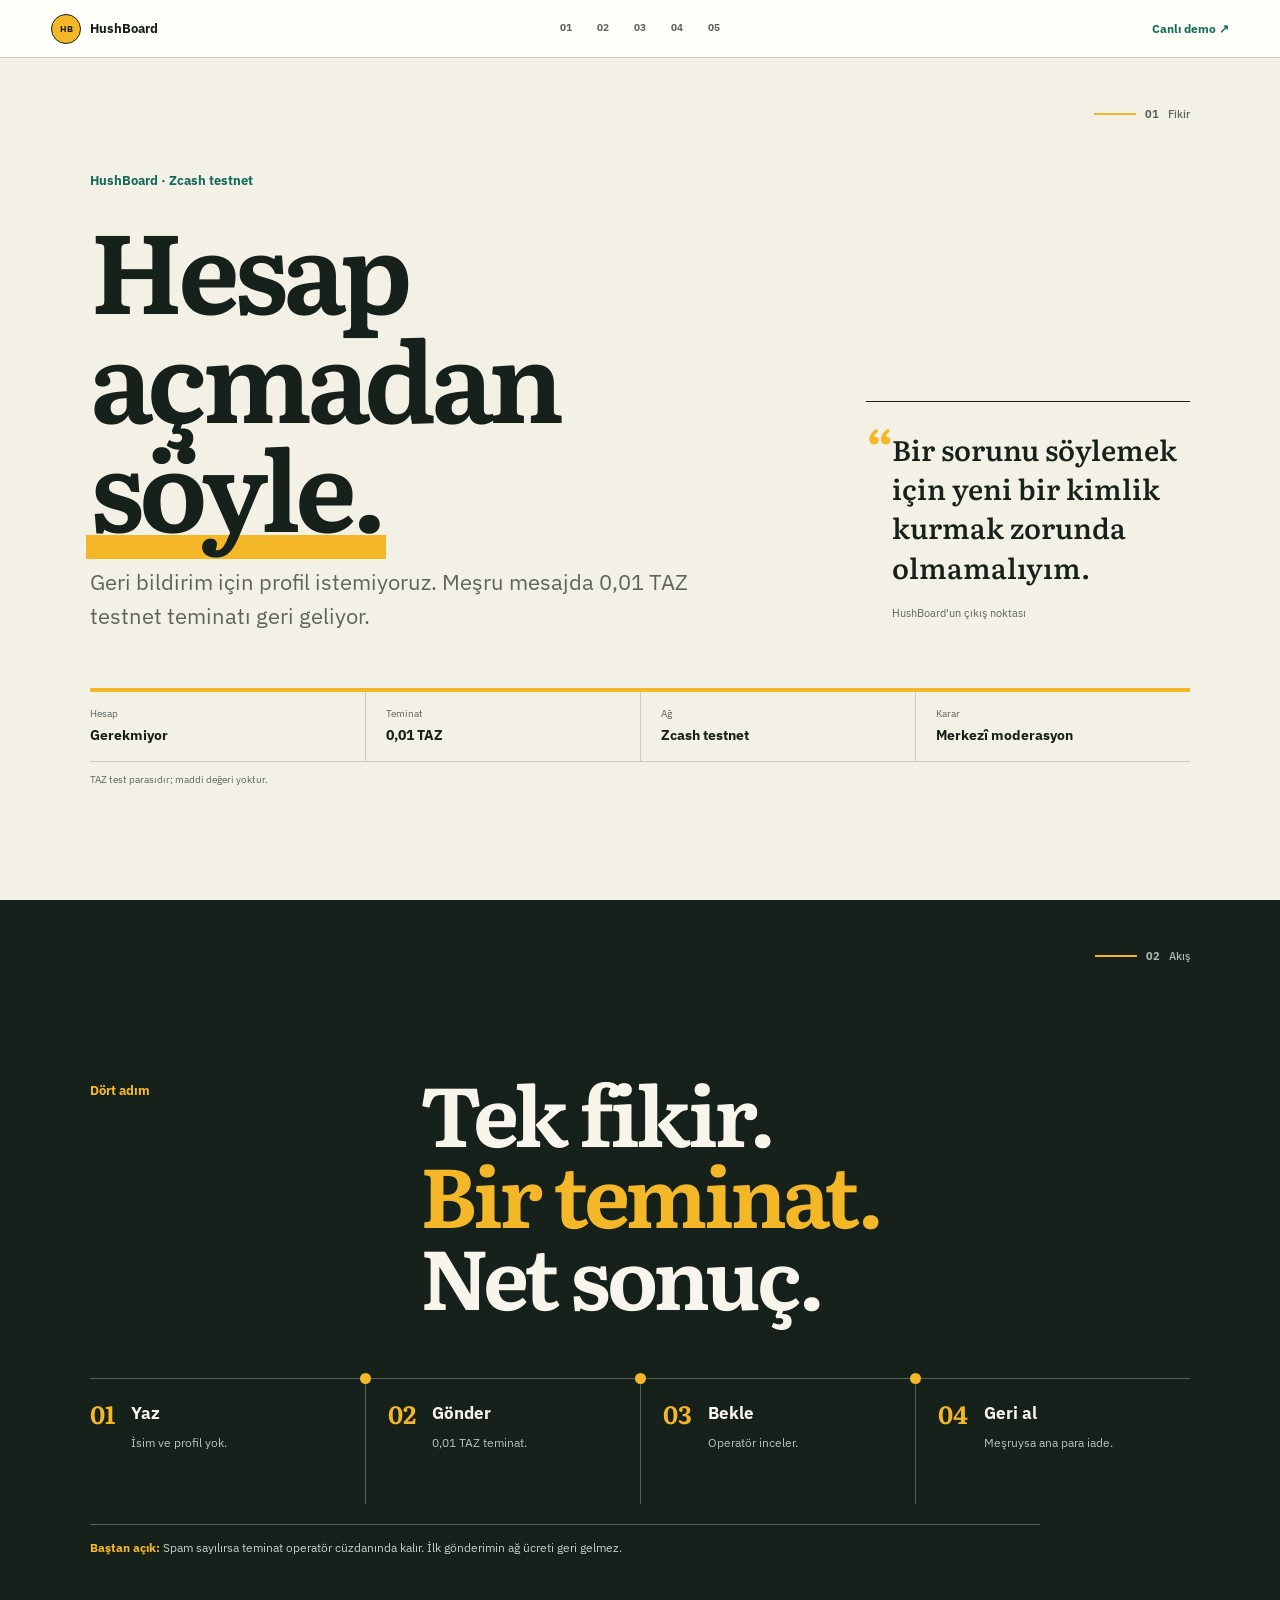
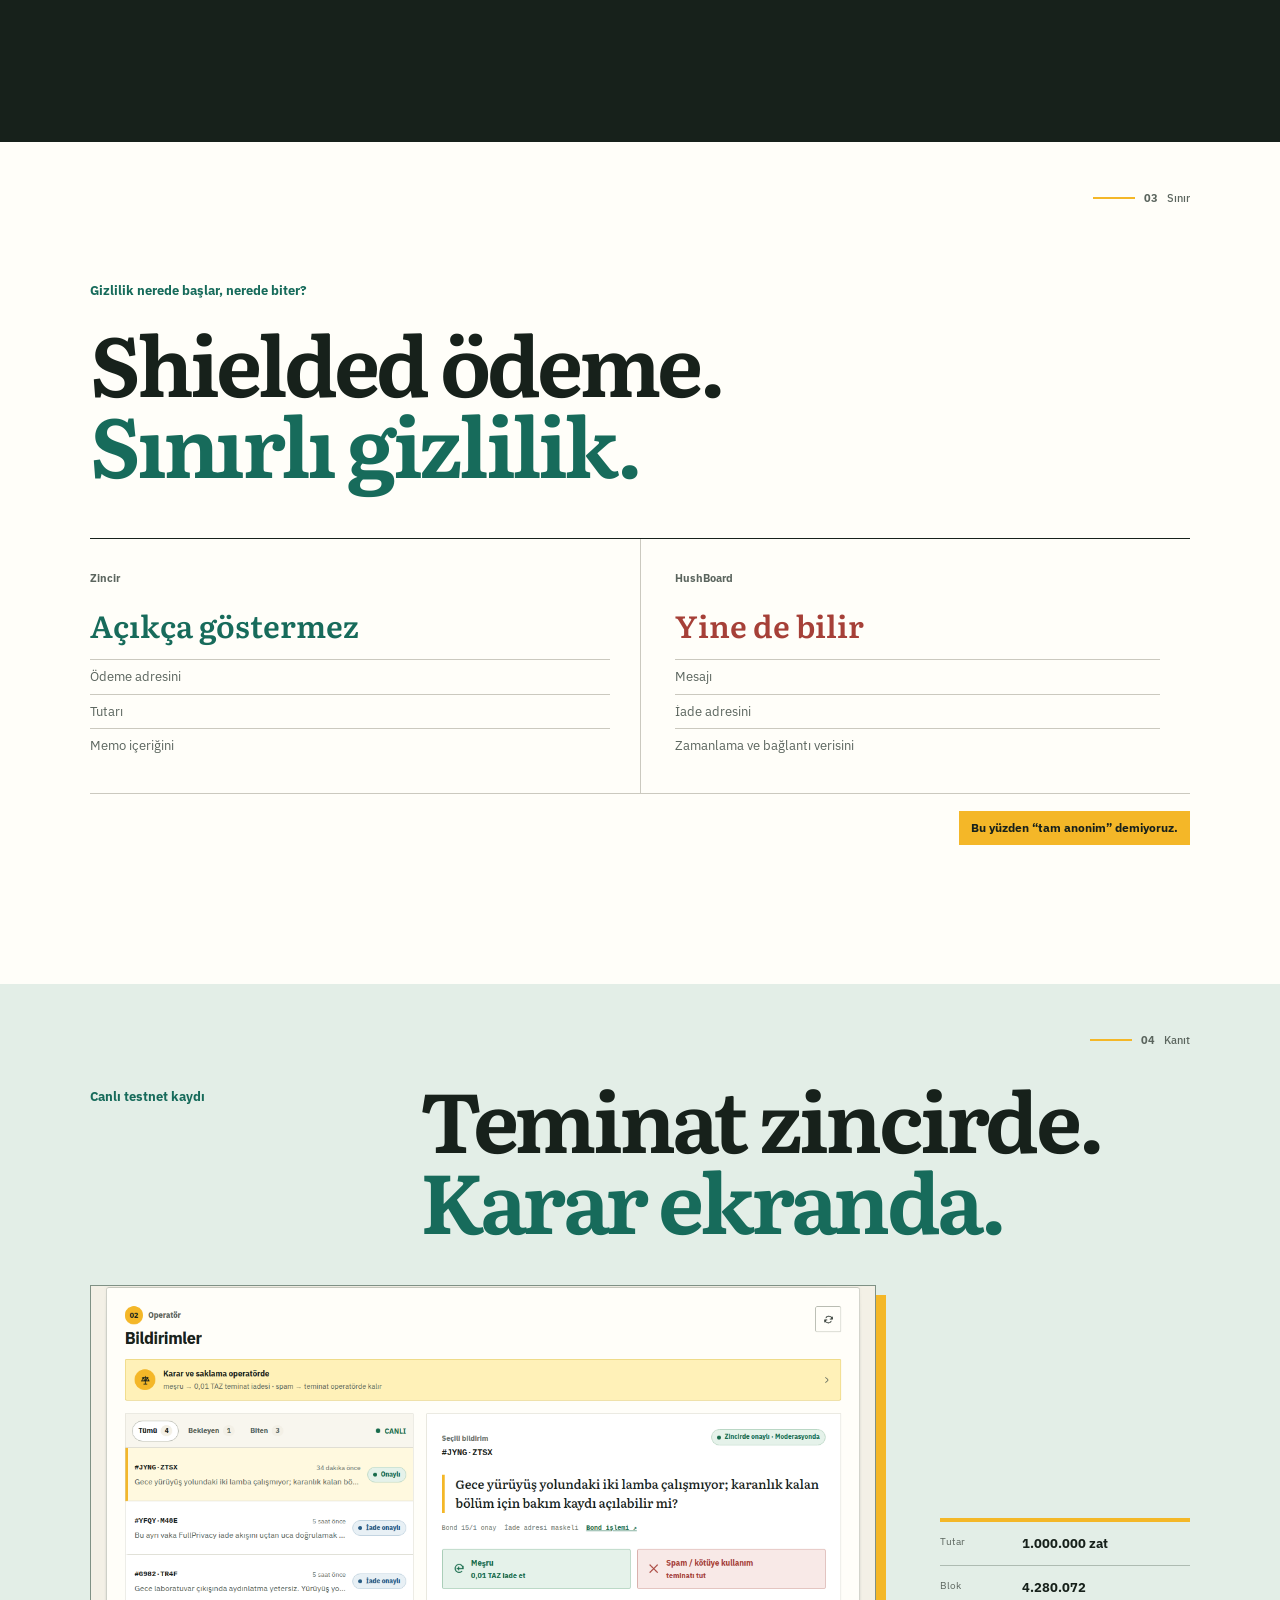
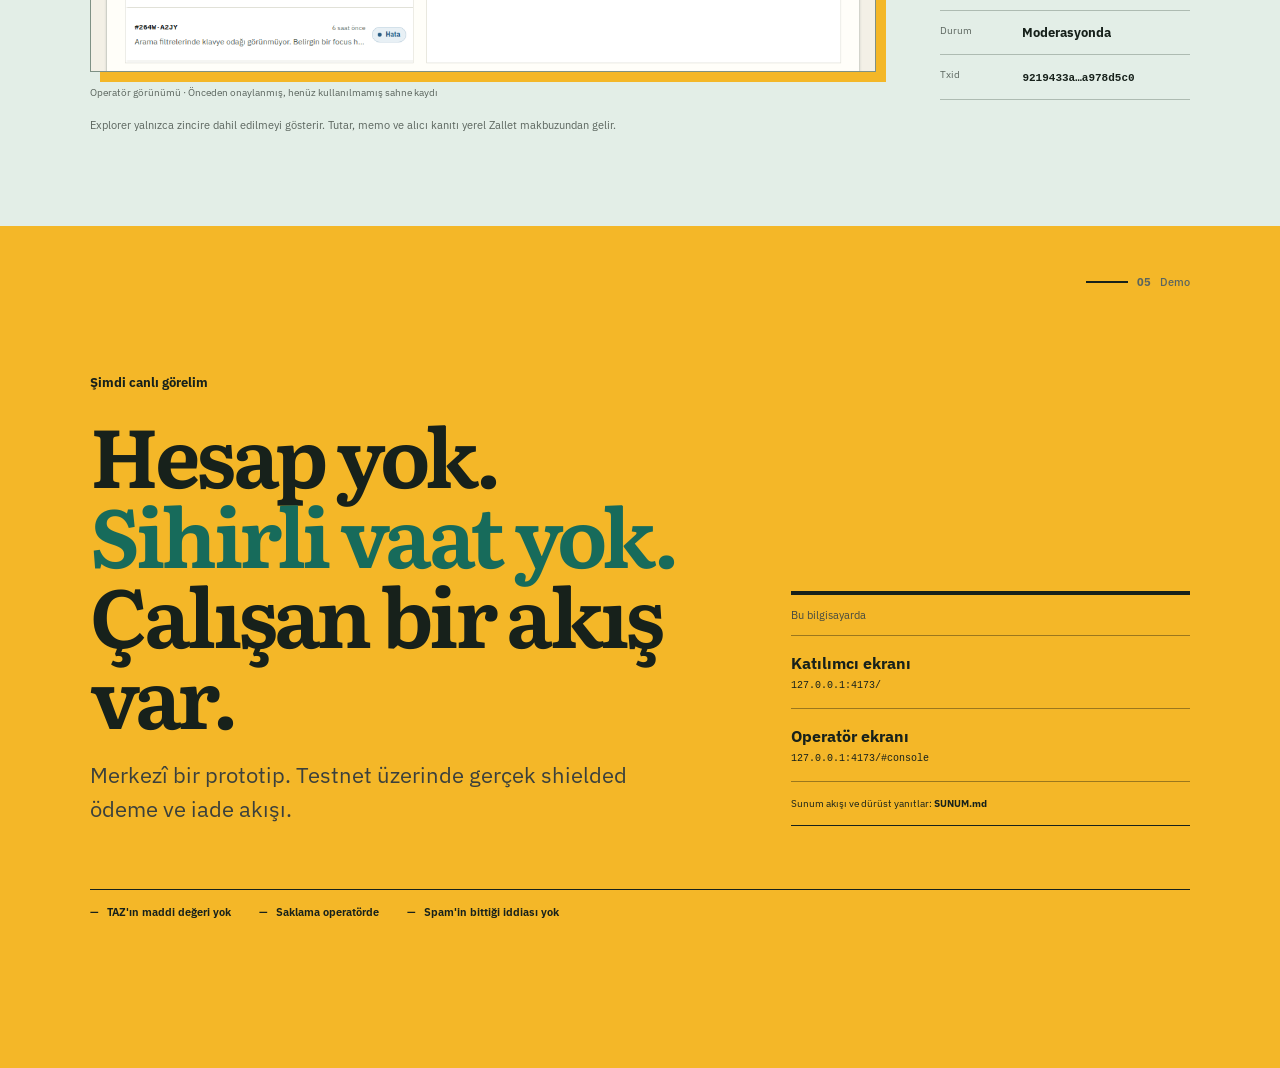
<file: static/deck.html>
<!doctype html>
<html lang="tr">
<head>
  <meta charset="utf-8">
  <meta name="viewport" content="width=device-width,initial-scale=1">
  <meta name="description" content="HushBoard Zcash testnet demosunun beş slaytlık Türkçe sunumu.">
  <meta name="theme-color" content="#f3f0e6">
  <meta name="color-scheme" content="light">
  <title>HushBoard — Türkçe sunum</title>
  <link rel="stylesheet" href="/static/deck.css">
</head>
<body>
  <nav aria-label="Slaytlar">
    <a class="deck-brand" href="#s1" aria-label="İlk slayt"><span>HB</span> HushBoard</a>
    <div class="deck-pages">
      <a href="#s1" aria-label="Slayt 1">01</a><a href="#s2" aria-label="Slayt 2">02</a><a href="#s3" aria-label="Slayt 3">03</a><a href="#s4" aria-label="Slayt 4">04</a><a href="#s5" aria-label="Slayt 5">05</a>
    </div>
    <a class="demo" href="/">Canlı demo <span aria-hidden="true">↗</span></a>
  </nav>

  <main>
    <section id="s1" class="slide opening">
      <div class="folio">01 <span>Fikir</span></div>
      <div class="opening-grid">
        <div>
          <p class="kicker">HushBoard · Zcash testnet</p>
          <h1>Hesap açmadan<br><em>söyle.</em></h1>
          <p class="lead">Geri bildirim için profil istemiyoruz. Meşru mesajda 0,01 TAZ testnet teminatı geri geliyor.</p>
        </div>
        <blockquote>
          <span aria-hidden="true">“</span>
          <p>Bir sorunu söylemek için yeni bir kimlik kurmak zorunda olmamalıyım.</p>
          <small>HushBoard'un çıkış noktası</small>
        </blockquote>
      </div>
      <dl class="receipt-strip">
        <div><dt>Hesap</dt><dd>Gerekmiyor</dd></div>
        <div><dt>Teminat</dt><dd>0,01 TAZ</dd></div>
        <div><dt>Ağ</dt><dd>Zcash testnet</dd></div>
        <div><dt>Karar</dt><dd>Merkezî moderasyon</dd></div>
      </dl>
      <p class="slide-note">TAZ test parasıdır; maddi değeri yoktur.</p>
    </section>

    <section id="s2" class="slide process">
      <div class="folio">02 <span>Akış</span></div>
      <div class="process-heading">
        <p class="kicker">Dört adım</p>
        <h2>Tek fikir.<br><em>Bir teminat.</em><br>Net sonuç.</h2>
      </div>
      <ol class="flow">
        <li><span>01</span><div><b>Yaz</b><small>İsim ve profil yok.</small></div></li>
        <li><span>02</span><div><b>Gönder</b><small>0,01 TAZ teminat.</small></div></li>
        <li><span>03</span><div><b>Bekle</b><small>Operatör inceler.</small></div></li>
        <li><span>04</span><div><b>Geri al</b><small>Meşruysa ana para iade.</small></div></li>
      </ol>
      <p class="callout"><b>Baştan açık:</b> Spam sayılırsa teminat operatör cüzdanında kalır. İlk gönderimin ağ ücreti geri gelmez.</p>
    </section>

    <section id="s3" class="slide privacy">
      <div class="folio">03 <span>Sınır</span></div>
      <p class="kicker">Gizlilik nerede başlar, nerede biter?</p>
      <h2>Shielded ödeme.<br><em>Sınırlı gizlilik.</em></h2>
      <div class="privacy-split">
        <article>
          <span class="side-label">Zincir</span>
          <h3>Açıkça göstermez</h3>
          <ul><li>Ödeme adresini</li><li>Tutarı</li><li>Memo içeriğini</li></ul>
        </article>
        <article>
          <span class="side-label">HushBoard</span>
          <h3>Yine de bilir</h3>
          <ul><li>Mesajı</li><li>İade adresini</li><li>Zamanlama ve bağlantı verisini</li></ul>
        </article>
      </div>
      <p class="plain-truth">Bu yüzden “tam anonim” demiyoruz.</p>
    </section>

    <section id="s4" class="slide evidence">
      <div class="folio">04 <span>Kanıt</span></div>
      <div class="evidence-heading">
        <p class="kicker">Canlı testnet kaydı</p>
        <h2>Teminat zincirde.<br><em>Karar ekranda.</em></h2>
      </div>
      <div class="evidence-layout">
        <figure class="product-shot">
          <img src="/static/hushboard-proof.png" alt="HushBoard operatör ekranında zincirde onaylı sahne bildirimi">
          <figcaption>Operatör görünümü · Önceden onaylanmış, henüz kullanılmamış sahne kaydı</figcaption>
        </figure>
        <dl class="evidence-list">
          <div><dt>Tutar</dt><dd>1.000.000 zat</dd></div>
          <div><dt>Blok</dt><dd>4.280.072</dd></div>
          <div><dt>Durum</dt><dd>Moderasyonda</dd></div>
          <div><dt>Txid</dt><dd><code>9219433a…a978d5c0</code></dd></div>
        </dl>
      </div>
      <p class="evidence-note">Explorer yalnızca zincire dahil edilmeyi gösterir. Tutar, memo ve alıcı kanıtı yerel Zallet makbuzundan gelir.</p>
    </section>

    <section id="s5" class="slide closing">
      <div class="folio">05 <span>Demo</span></div>
      <div class="closing-grid">
        <div>
          <p class="kicker">Şimdi canlı görelim</p>
          <h2>Hesap yok.<br><em>Sihirli vaat yok.</em><br>Çalışan bir akış var.</h2>
          <p class="lead">Merkezî bir prototip. Testnet üzerinde gerçek shielded ödeme ve iade akışı.</p>
        </div>
        <div class="demo-card">
          <p>Bu bilgisayarda</p>
          <a href="/">Katılımcı ekranı <span>127.0.0.1:4173/</span></a>
          <a href="/#console">Operatör ekranı <span>127.0.0.1:4173/#console</span></a>
          <small>Sunum akışı ve dürüst yanıtlar: <b>SUNUM.md</b></small>
        </div>
      </div>
      <div class="limits">
        <span>TAZ'ın maddi değeri yok</span>
        <span>Saklama operatörde</span>
        <span>Spam'in bittiği iddiası yok</span>
      </div>
    </section>
  </main>
</body>
</html>
</file>
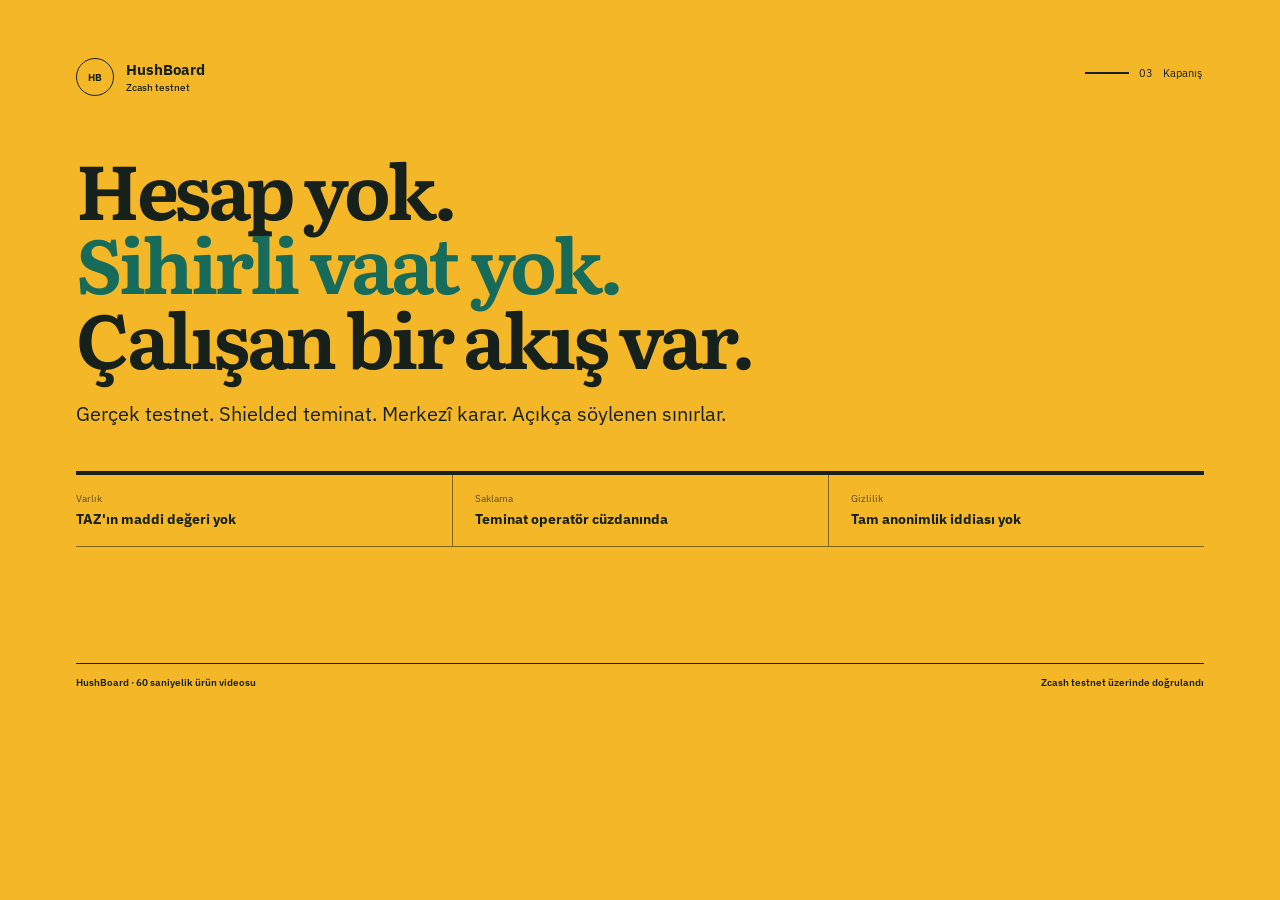
<file: VIDEO_PAKETI/source/03-closing.html>
<!doctype html>
<html lang="tr">
<head>
<meta charset="utf-8">
<meta name="viewport" content="width=device-width,initial-scale=1">
<style>
@font-face{font-family:Literata;src:url("../../static/fonts/literata-latin-ext.woff2") format("woff2-variations");font-weight:200 900;font-style:normal}
@font-face{font-family:Literata;src:url("../../static/fonts/literata-latin.woff2") format("woff2-variations");font-weight:200 900;font-style:normal}
@font-face{font-family:Plex;src:url("../../static/fonts/ibm-plex-sans-latin-ext.woff2") format("woff2-variations");font-weight:100 700;font-style:normal}
@font-face{font-family:Plex;src:url("../../static/fonts/ibm-plex-sans-latin.woff2") format("woff2-variations");font-weight:100 700;font-style:normal}
*{box-sizing:border-box}html,body{width:1280px;height:720px;margin:0;overflow:hidden}body{position:relative;padding:58px 76px 48px;color:#17211b;background:#f4b728;font-family:Plex,sans-serif;-webkit-font-smoothing:antialiased}.brand{display:flex;align-items:center;gap:12px;font-size:15px;font-weight:700}.brand i{width:38px;height:38px;display:grid;place-items:center;border:1px solid #17211b;border-radius:50%;font-style:normal;font-size:10px}.brand small{display:block;margin-top:2px;font-size:10px;font-weight:500}.folio{position:absolute;top:66px;right:78px;display:flex;align-items:center;gap:10px;font-size:11px}.folio:before{width:44px;height:2px;content:"";background:#17211b}h1{margin:54px 0 0;max-width:930px;font:650 76px/.98 Literata,serif;letter-spacing:-.045em}h1 em{color:#176b5b;font-style:normal}.lead{max-width:820px;margin:26px 0 0;font-size:20px;line-height:1.45}.rule{height:4px;margin-top:43px;background:#17211b}.limits{display:grid;grid-template-columns:repeat(3,1fr);border-bottom:1px solid #806313}.limits div{padding:17px 22px 18px 0}.limits div+div{padding-left:22px;border-left:1px solid #806313}.limits small,.limits b{display:block}.limits small{font-size:10px;color:#5e4c1d}.limits b{margin-top:5px;font-size:14px}.footer{position:absolute;right:76px;bottom:31px;left:76px;display:flex;justify-content:space-between;padding-top:12px;border-top:1px solid #17211b;font-size:10px;font-weight:600}
</style>
</head>
<body>
<div class="brand"><i>HB</i><span>HushBoard<small>Zcash testnet</small></span></div>
<div class="folio">03 <span>Kapanış</span></div>
<h1>Hesap yok.<br><em>Sihirli vaat yok.</em><br>Çalışan bir akış var.</h1>
<p class="lead">Gerçek testnet. Shielded teminat. Merkezî karar. Açıkça söylenen sınırlar.</p>
<div class="rule"></div>
<div class="limits">
  <div><small>Varlık</small><b>TAZ'ın maddi değeri yok</b></div>
  <div><small>Saklama</small><b>Teminat operatör cüzdanında</b></div>
  <div><small>Gizlilik</small><b>Tam anonimlik iddiası yok</b></div>
</div>
<div class="footer"><span>HushBoard · 60 saniyelik ürün videosu</span><span>Zcash testnet üzerinde doğrulandı</span></div>
</body>
</html>
</file>
<file: static/deck.css>
@font-face {
  font-family: "Literata";
  src: url("/static/fonts/literata-latin-ext.woff2") format("woff2-variations");
  font-style: normal;
  font-weight: 200 900;
  font-display: swap;
  unicode-range: U+0100-02BA,U+02BD-02C5,U+02C7-02CC,U+02CE-02D7,U+02DD-02FF,U+0304,U+0308,U+0329,U+1D00-1DBF,U+1E00-1E9F,U+1EF2-1EFF,U+2020,U+20A0-20AB,U+20AD-20C0,U+2113,U+2C60-2C7F,U+A720-A7FF;
}
@font-face {
  font-family: "Literata";
  src: url("/static/fonts/literata-latin.woff2") format("woff2-variations");
  font-style: normal;
  font-weight: 200 900;
  font-display: swap;
  unicode-range: U+0000-00FF,U+0131,U+0152-0153,U+02BB-02BC,U+02C6,U+02DA,U+02DC,U+0304,U+0308,U+0329,U+2000-206F,U+20AC,U+2122,U+2191,U+2193,U+2212,U+2215,U+FEFF,U+FFFD;
}
@font-face {
  font-family: "IBM Plex Sans";
  src: url("/static/fonts/ibm-plex-sans-latin-ext.woff2") format("woff2-variations");
  font-style: normal;
  font-weight: 100 700;
  font-display: swap;
  unicode-range: U+0100-02BA,U+02BD-02C5,U+02C7-02CC,U+02CE-02D7,U+02DD-02FF,U+0304,U+0308,U+0329,U+1D00-1DBF,U+1E00-1E9F,U+1EF2-1EFF,U+2020,U+20A0-20AB,U+20AD-20C0,U+2113,U+2C60-2C7F,U+A720-A7FF;
}
@font-face {
  font-family: "IBM Plex Sans";
  src: url("/static/fonts/ibm-plex-sans-latin.woff2") format("woff2-variations");
  font-style: normal;
  font-weight: 100 700;
  font-display: swap;
  unicode-range: U+0000-00FF,U+0131,U+0152-0153,U+02BB-02BC,U+02C6,U+02DA,U+02DC,U+0304,U+0308,U+0329,U+2000-206F,U+20AC,U+2122,U+2191,U+2193,U+2212,U+2215,U+FEFF,U+FFFD;
}

:root {
  --paper: #f3f0e6;
  --surface: #fffef9;
  --ink: #17211b;
  --muted: #5b655e;
  --line: #cbc9bf;
  --yellow: #f4b728;
  --yellow-soft: #fff0b0;
  --teal: #176b5b;
  --green-soft: #e3eee7;
  --red: #a64038;
  --sans: "IBM Plex Sans", ui-sans-serif, -apple-system, BlinkMacSystemFont, "Segoe UI", sans-serif;
  --serif: "Literata", Georgia, serif;
  --mono: "SFMono-Regular", Consolas, monospace;
}

* { box-sizing: border-box; }
html { min-width: 320px; scroll-behavior: smooth; scroll-snap-type: y mandatory; background: var(--paper); }
body { min-width: 320px; margin: 0; color: var(--ink); background: var(--paper); font: 16px/1.5 var(--sans); -webkit-font-smoothing: antialiased; }
a { color: inherit; }
::selection { color: var(--ink); background: var(--yellow-soft); }
:focus-visible { outline: 3px solid var(--yellow); outline-offset: 3px; }
nav {
  position: fixed;
  z-index: 20;
  top: 0;
  right: 0;
  left: 0;
  height: 58px;
  display: grid;
  grid-template-columns: 1fr auto 1fr;
  align-items: center;
  gap: 24px;
  padding: 0 clamp(20px, 4vw, 64px);
  border-bottom: 1px solid var(--line);
  background: var(--surface);
}
.deck-brand { display: inline-flex; align-items: center; gap: 9px; justify-self: start; text-decoration: none; font-size: 13px; font-weight: 700; }
.deck-brand span { width: 30px; height: 30px; display: grid; place-items: center; color: var(--ink); border: 1px solid var(--ink); border-radius: 50%; background: var(--yellow); font-size: 9px; font-weight: 800; }
.deck-pages { display: flex; align-items: center; gap: 5px; }
.deck-pages a { width: 32px; height: 32px; display: grid; place-items: center; color: var(--muted); border-bottom: 2px solid transparent; text-decoration: none; font-size: 10px; font-weight: 700; }
.deck-pages a:hover { color: var(--ink); border-bottom-color: var(--yellow); }
.demo { justify-self: end; color: var(--teal); text-decoration: none; font-size: 12px; font-weight: 700; }
.demo:hover { text-decoration: underline; text-underline-offset: 4px; }

main { padding-top: 58px; }
.slide {
  position: relative;
  min-height: calc(100svh - 58px);
  display: flex;
  flex-direction: column;
  justify-content: center;
  overflow: hidden;
  padding: clamp(48px, 6vw, 90px) max(clamp(24px, 7vw, 110px), calc((100vw - 1320px) / 2));
  scroll-snap-align: start;
  scroll-margin-top: 58px;
}
.folio { position: absolute; top: clamp(25px, 4vw, 48px); right: max(clamp(24px, 7vw, 110px), calc((100vw - 1320px) / 2)); display: flex; align-items: center; gap: 9px; color: var(--muted); font-size: 11px; font-weight: 700; }
.folio::before { width: 42px; height: 2px; content: ""; background: var(--yellow); }
.folio span { font-weight: 500; }
.kicker { margin: 0 0 20px; color: var(--teal); font-size: 13px; font-weight: 700; }
h1, h2 { margin: 0; font-family: var(--serif); font-weight: 650; line-height: .98; letter-spacing: -.045em; }
h1 { font-size: clamp(64px, 8.7vw, 128px); }
h2 { font-size: clamp(52px, 6.5vw, 92px); }
h1 em, h2 em { font-style: normal; }
.lead { color: var(--muted); font-size: clamp(17px, 1.7vw, 23px); line-height: 1.55; }

.opening-grid { display: grid; grid-template-columns: minmax(0, 1.35fr) minmax(310px, .65fr); gap: clamp(48px, 8vw, 130px); align-items: end; }
.opening h1 em { position: relative; z-index: 0; }
.opening h1 em::after { position: absolute; z-index: -1; right: -.03em; bottom: .06em; left: -.03em; height: .22em; content: ""; background: var(--yellow); }
.opening .lead { max-width: 760px; margin: 28px 0 0; }
.opening blockquote { position: relative; margin: 0 0 12px; padding: 28px 0 0 26px; border-top: 1px solid var(--ink); }
.opening blockquote > span { position: absolute; top: 20px; left: 0; color: var(--yellow); font: 700 52px/1 var(--serif); }
.opening blockquote p { margin: 0; font: 550 clamp(20px, 2.2vw, 29px)/1.4 var(--serif); }
.opening blockquote small { display: block; margin-top: 18px; color: var(--muted); font-size: 11px; }
.receipt-strip { display: grid; grid-template-columns: repeat(4, 1fr); margin: clamp(38px, 6vh, 70px) 0 0; border-top: 4px solid var(--yellow); border-bottom: 1px solid var(--line); }
.receipt-strip > div { padding: 14px 16px 15px 0; }
.receipt-strip > div + div { padding-left: 20px; border-left: 1px solid var(--line); }
.receipt-strip dt { color: var(--muted); font-size: 10px; }
.receipt-strip dd { margin: 4px 0 0; font-size: 14px; font-weight: 700; }
.slide-note { margin: 10px 0 0; color: var(--muted); font-size: 10px; }

.process { color: #f8f5ec; background: var(--ink); }
.process .folio { color: #aeb8b1; }
.process .kicker { color: var(--yellow); }
.process-heading { display: grid; grid-template-columns: minmax(220px, .6fr) minmax(0, 1.4fr); align-items: start; }
.process-heading .kicker { margin-top: 10px; }
.process h2 em { color: var(--yellow); }
.flow { display: grid; grid-template-columns: repeat(4, 1fr); margin: clamp(40px, 7vh, 76px) 0 0; padding: 0; border-top: 1px solid #536058; list-style: none; }
.flow li { position: relative; min-height: 125px; display: flex; gap: 16px; padding: 22px 20px 16px 0; }
.flow li + li { padding-left: 22px; border-left: 1px solid #536058; }
.flow li:not(:last-child)::after { position: absolute; z-index: 1; top: -6px; right: -6px; width: 11px; height: 11px; content: ""; border-radius: 50%; background: var(--yellow); }
.flow li > span { color: var(--yellow); font: 650 25px/1 var(--serif); }
.flow li div { display: flex; flex-direction: column; }
.flow b { font-size: 17px; }
.flow small { margin-top: 7px; color: #b9c2bc; font-size: 12px; }
.callout { max-width: 950px; margin: 20px 0 0; padding: 14px 0; color: #c6cec9; border-top: 1px solid #536058; font-size: 12px; }
.callout b { color: var(--yellow); }

.privacy { background: var(--surface); }
.privacy h2 em { color: var(--teal); }
.privacy-split { display: grid; grid-template-columns: 1fr 1fr; margin-top: clamp(38px, 6vh, 64px); border-top: 1px solid var(--ink); border-bottom: 1px solid var(--line); }
.privacy-split article { min-height: 220px; padding: 25px 30px 30px 0; }
.privacy-split article + article { padding-left: 34px; border-left: 1px solid var(--line); }
.side-label { color: var(--muted); font-size: 11px; font-weight: 700; }
.privacy-split h3 { margin: 20px 0 18px; font: 600 clamp(24px, 2.4vw, 34px)/1.1 var(--serif); }
.privacy-split ul { margin: 0; padding: 0; list-style: none; }
.privacy-split li { padding: 7px 0; color: var(--muted); border-top: 1px solid var(--line); font-size: 13px; }
.privacy-split article:first-child h3 { color: var(--teal); }
.privacy-split article:last-child h3 { color: var(--red); }
.plain-truth { align-self: flex-end; margin: 17px 0 0; padding: 8px 12px; color: var(--ink); background: var(--yellow); font-size: 12px; font-weight: 700; }

.evidence { background: var(--green-soft); }
.evidence-heading { display: grid; grid-template-columns: minmax(220px, .6fr) minmax(0, 1.4fr); align-items: start; }
.evidence-heading .kicker { margin-top: 10px; }
.evidence h2 em { color: var(--teal); }
.evidence-layout { display: grid; grid-template-columns: minmax(0, 1.55fr) minmax(250px, .45fr); gap: clamp(28px, 5vw, 72px); align-items: end; margin-top: clamp(28px, 5vh, 50px); }
.product-shot { min-width: 0; margin: 0; }
.product-shot img { width: 100%; max-height: 43vh; aspect-ratio: 16 / 9; display: block; object-fit: cover; object-position: top; border: 1px solid #7f9185; background: var(--surface); box-shadow: 10px 10px 0 var(--yellow); }
.product-shot figcaption { margin-top: 13px; color: var(--muted); font-size: 10px; }
.evidence-list { margin: 0; border-top: 4px solid var(--yellow); }
.evidence-list > div { display: grid; grid-template-columns: 70px minmax(0, 1fr); gap: 12px; padding: 12px 0; border-bottom: 1px solid #aebbb2; }
.evidence-list dt { color: var(--muted); font-size: 10px; }
.evidence-list dd { margin: 0; font-size: 13px; font-weight: 700; }
.evidence-list code { font-family: var(--mono); font-size: 11px; }
.evidence-note { max-width: 980px; margin: 17px 0 0; color: var(--muted); font-size: 11px; }

.closing { color: var(--ink); background: var(--yellow); }
.closing .folio::before { background: var(--ink); }
.closing .kicker { color: var(--ink); }
.closing-grid { display: grid; grid-template-columns: minmax(0, 1.2fr) minmax(300px, .8fr); gap: clamp(45px, 8vw, 130px); align-items: end; }
.closing h2 { font-size: clamp(50px, 6.4vw, 90px); }
.closing h2 em { color: var(--teal); }
.closing .lead { max-width: 700px; margin: 25px 0 0; color: #3b403c; }
.demo-card { border-top: 4px solid var(--ink); border-bottom: 1px solid var(--ink); }
.demo-card > p { margin: 0; padding: 12px 0; color: #444941; border-bottom: 1px solid #9b771d; font-size: 11px; }
.demo-card > a { display: flex; flex-direction: column; padding: 15px 0; color: var(--ink); border-bottom: 1px solid #9b771d; text-decoration: none; font-size: 16px; font-weight: 700; }
.demo-card > a:hover { color: var(--teal); }
.demo-card > a span { margin-top: 3px; font-family: var(--mono); font-size: 10px; font-weight: 400; }
.demo-card > small { display: block; padding: 14px 0; font-size: 10px; }
.limits { display: flex; flex-wrap: wrap; gap: 8px 28px; margin-top: clamp(36px, 7vh, 72px); padding-top: 14px; border-top: 1px solid var(--ink); font-size: 11px; font-weight: 650; }
.limits span::before { margin-right: 8px; content: "—"; }

@media (max-width: 850px) {
  html { scroll-snap-type: y proximity; }
  nav { grid-template-columns: 1fr auto; }
  .deck-pages { display: none; }
  .slide { min-height: calc(100svh - 58px); overflow: visible; padding-top: 84px; padding-bottom: 54px; }
  .opening-grid, .closing-grid { grid-template-columns: 1fr; gap: 36px; }
  .opening blockquote { max-width: 560px; }
  .process-heading, .evidence-heading { grid-template-columns: 1fr; }
  .process-heading .kicker, .evidence-heading .kicker { margin-top: 0; }
  .flow { grid-template-columns: 1fr 1fr; }
  .flow li:nth-child(3) { border-left: 0; }
  .evidence-layout { grid-template-columns: 1fr; }
  .product-shot img { max-height: none; }
}

@media (max-width: 560px) {
  nav { padding: 0 15px; }
  .deck-brand { font-size: 11px; }
  .slide { justify-content: flex-start; padding: 82px 18px 42px; }
  .folio { top: 28px; right: 18px; }
  h1 { font-size: clamp(52px, 16vw, 78px); }
  h2, .closing h2 { font-size: clamp(43px, 13vw, 64px); }
  .lead { font-size: 16px; }
  .receipt-strip { grid-template-columns: 1fr 1fr; }
  .receipt-strip > div:nth-child(3) { padding-left: 0; border-left: 0; border-top: 1px solid var(--line); }
  .receipt-strip > div:nth-child(4) { border-top: 1px solid var(--line); }
  .flow { grid-template-columns: 1fr; }
  .flow li + li { padding-left: 0; border-left: 0; border-top: 1px solid #536058; }
  .flow li:not(:last-child)::after { display: none; }
  .privacy-split { grid-template-columns: 1fr; }
  .privacy-split article { min-height: 0; padding: 22px 0; }
  .privacy-split article + article { padding-left: 0; border-top: 1px solid var(--line); border-left: 0; }
  .plain-truth { align-self: flex-start; }
  .evidence-list > div { grid-template-columns: 60px minmax(0, 1fr); }
  .limits { flex-direction: column; }
}

@media print {
  @page { size: 13.333in 7.5in; margin: 0; }
  html { scroll-snap-type: none; }
  nav { display: none; }
  main { padding-top: 0; }
  .slide { width: 13.333in; height: 7.5in; min-height: 0; max-height: 7.5in; overflow: hidden; page-break-after: always; break-after: page; }
  .evidence-layout { grid-template-columns: minmax(0, 3fr) minmax(260px, 2fr); gap: 32px; margin-top: 24px; }
  .product-shot img { max-height: none; }
}

@media (prefers-reduced-motion: reduce) {
  html { scroll-behavior: auto; }
  *, *::before, *::after { transition: none !important; animation: none !important; }
}
</file>
